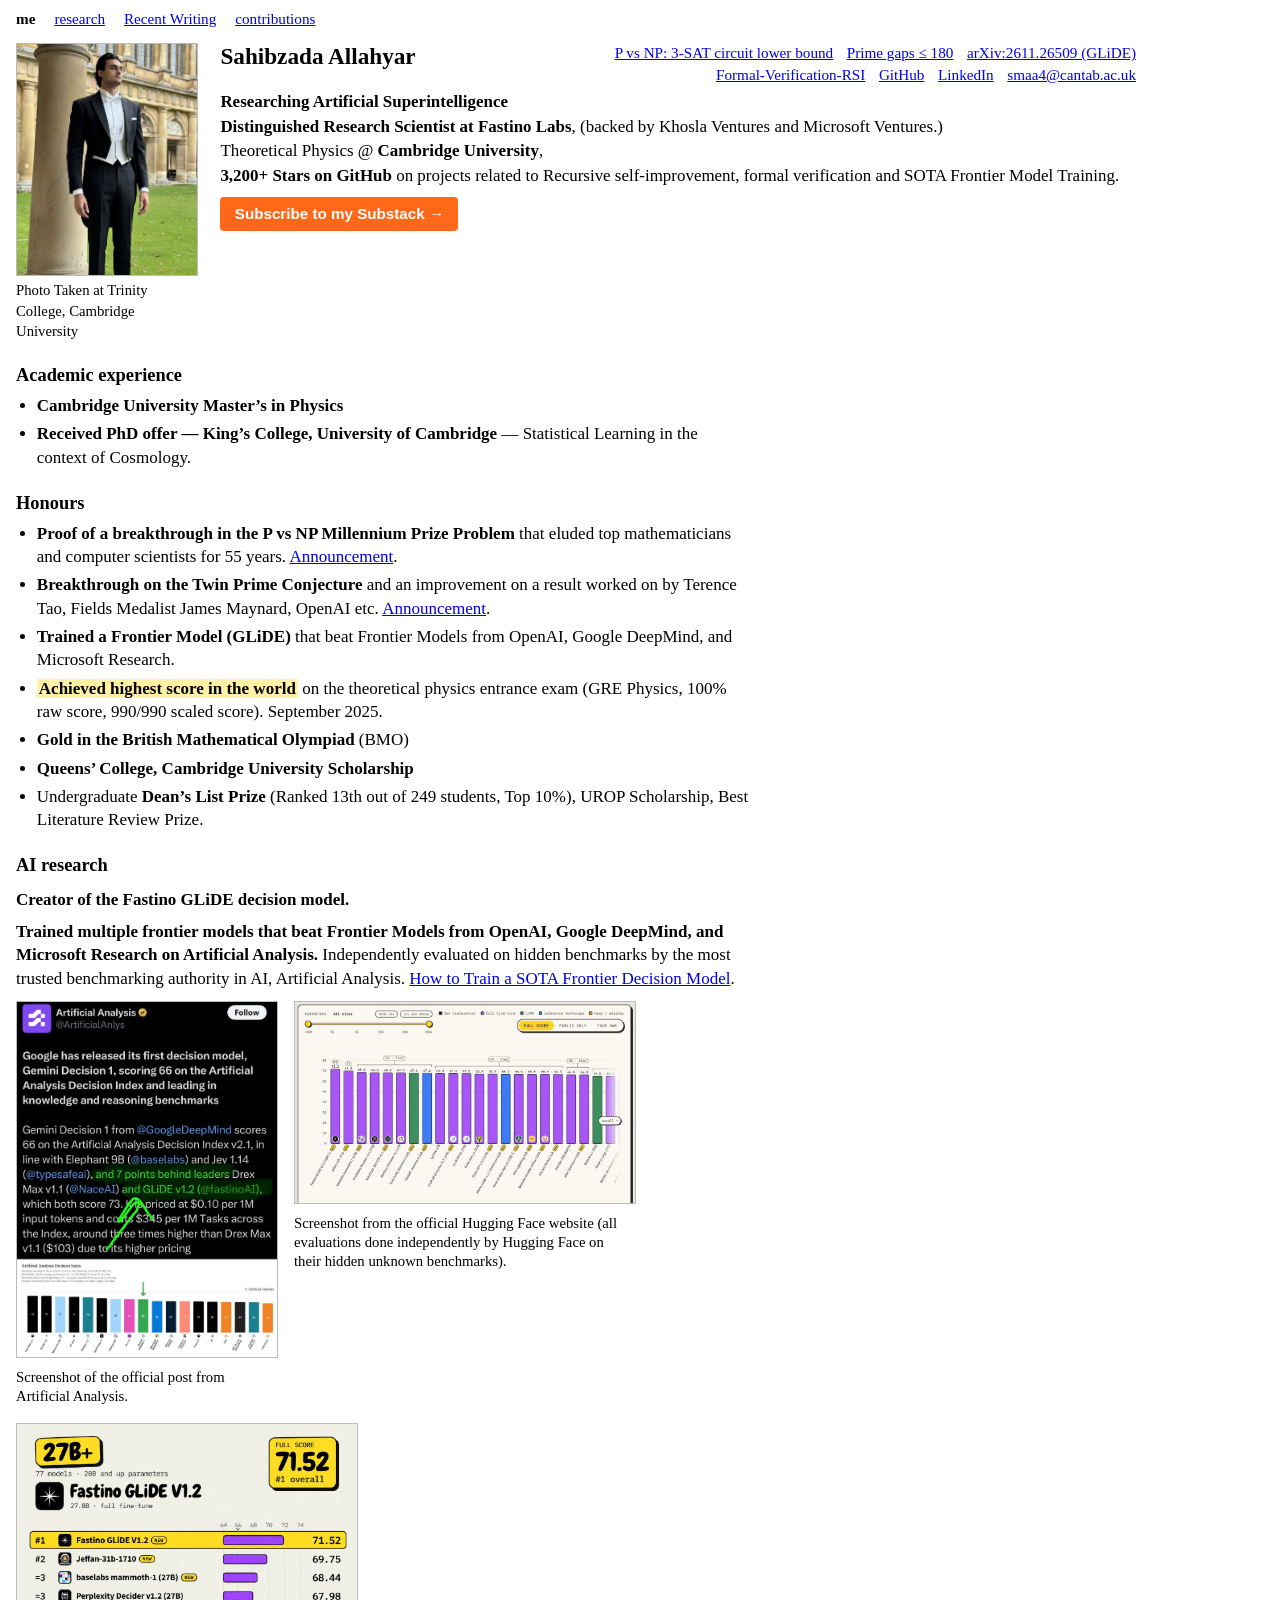
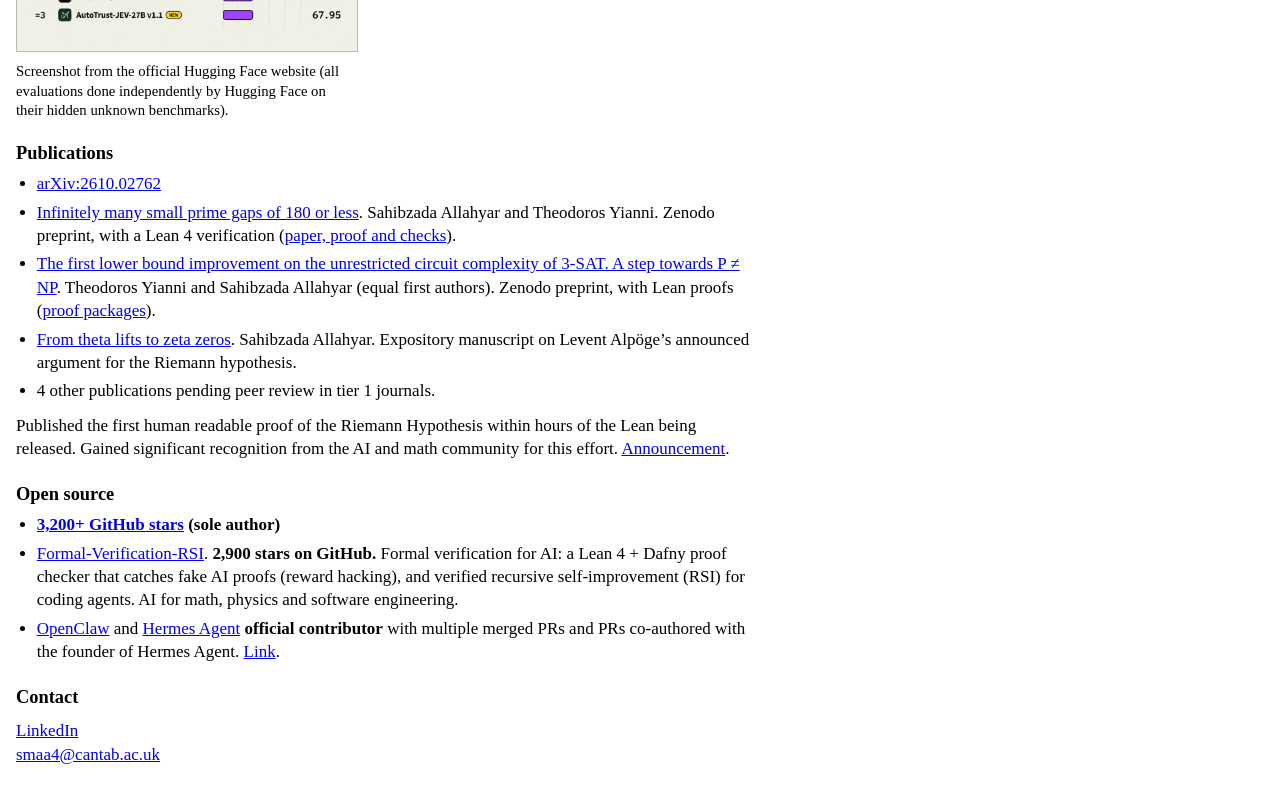
<file: index.html>
<!DOCTYPE html>
<html lang="en">
<head>
  <meta charset="utf-8">
  <meta name="viewport" content="width=device-width, initial-scale=1">
  <title>Sahibzada Allahyar</title>
  <meta name="description" content="Sahibzada Allahyar. Creator of the Fastino GLiDE decision model. Cambridge University Master's in Physics.">
  <meta name="author" content="Sahibzada Allahyar">
  <link rel="canonical" href="https://sahibzada-allahyar.github.io/">
  <link rel="me" href="https://github.com/sahibzada-allahyar">
  <meta property="og:title" content="Sahibzada Allahyar">
  <meta property="og:description" content="Sahibzada Allahyar. Creator of the Fastino GLiDE decision model. Cambridge University Master's in Physics.">
  <meta property="og:url" content="https://sahibzada-allahyar.github.io/">
  <meta property="og:type" content="profile">
  <meta property="og:image" content="https://sahibzada-allahyar.github.io/images/profile.jpg">
  <meta name="twitter:card" content="summary_large_image">
  <link rel="stylesheet" href="style.css?v=11">
  <script type="application/ld+json">
  {
    "@context": "https://schema.org",
    "@type": "Person",
    "name": "Sahibzada Allahyar",
    "url": "https://sahibzada-allahyar.github.io/",
    "image": "https://sahibzada-allahyar.github.io/images/profile.jpg",
    "sameAs": [
      "https://github.com/sahibzada-allahyar",
      "https://arxiv.org/abs/2610.02762",
      "https://fastino.ai/blog/training-glide-sota-decision-model",
      "https://fastino.ai/blog/introducing-glide-the-first-thinking-decision-model"
    ]
  }
  </script>
</head>
<body>
  <a class="skip" href="#content">Skip to content</a>
  <nav class="toplinks" aria-label="Pages">
    <a href="index.html" aria-current="page">me</a>
    <a href="research.html">research</a>
    <a href="recent-writing.html">Recent Writing</a>
    <a href="contributions.html">contributions</a>
  </nav>

  <header class="banner">
    <figure class="portrait">
      <img src="images/profile.jpg" width="798" height="1024" alt="Sahibzada Allahyar">
      <figcaption>Photo Taken at Trinity College, Cambridge University</figcaption>
    </figure>
    <div class="who">
      <div class="who-top">
        <h1>Sahibzada Allahyar</h1>
        <div class="sidelinks">
          <a href="https://zenodo.org/records/23925452">P vs NP: 3-SAT circuit lower bound</a>
          <a href="https://doi.org/10.5281/zenodo.24430219">Prime gaps ≤ 180</a>
          <a href="https://arxiv.org/abs/2611.26509">arXiv:2611.26509 (GLiDE)</a>
          <a href="https://github.com/sahibzada-allahyar/Formal-Verification-RSI">Formal-Verification-RSI</a>
          <a href="https://github.com/sahibzada-allahyar">GitHub</a>
          <a href="https://www.linkedin.com/in/sahibal/">LinkedIn</a>
          <a href="mailto:smaa4@cantab.ac.uk">smaa4@cantab.ac.uk</a>
        </div>
      </div>
      <p class="tagline"><strong>Researching Artificial Superintelligence</strong><br>
      <strong>Distinguished Research Scientist at Fastino Labs</strong>, (backed by Khosla Ventures and Microsoft Ventures.)<br>
      Theoretical Physics @ <strong>Cambridge University</strong>,<br>
      <strong>3,200+ Stars on GitHub</strong> on projects related to Recursive self-improvement, formal verification and SOTA Frontier Model Training.</p>
      <p class="subscribe"><a href="https://substack.com/@singularityresearchlabs">Subscribe to my Substack &rarr;</a></p>
    </div>
  </header>

  <main id="content">
    <h2>Academic experience</h2>
    <ul>
      <li><strong>Cambridge University Master’s in Physics</strong></li>
      <li><strong>Received PhD offer — King’s College, University of Cambridge</strong> — Statistical Learning in the context of Cosmology.</li>
    </ul>

    <h2>Honours</h2>
    <ul>
      <li><strong>Proof of a breakthrough in the P vs NP Millennium Prize Problem</strong> that eluded top mathematicians and computer scientists for 55 years. <a href="https://x.com/singularity_bly/status/2117371996325482515">Announcement</a>.</li>
      <li><strong>Breakthrough on the Twin Prime Conjecture</strong> and an improvement on a result worked on by Terence Tao, Fields Medalist James Maynard, OpenAI etc. <a href="https://x.com/singularity_bly/status/2124291463101981164">Announcement</a>.</li>
      <li><strong>Trained a Frontier Model (GLiDE)</strong> that beat Frontier Models from OpenAI, Google DeepMind, and Microsoft Research.</li>
      <li><mark><strong>Achieved highest score in the world</strong></mark> on the theoretical physics entrance exam (GRE Physics, 100% raw score, 990/990 scaled score). September 2025.</li>
      <li><strong>Gold in the British Mathematical Olympiad</strong> (BMO)</li>
      <li><strong>Queens’ College, Cambridge University Scholarship</strong></li>
      <li>Undergraduate <strong>Dean’s List Prize</strong> (Ranked 13th out of 249 students, Top 10%), UROP Scholarship, Best Literature Review Prize.</li>
    </ul>

    <h2>AI research</h2>
    <p><strong>Creator of the Fastino GLiDE decision model.</strong></p>

    <p><strong>Trained multiple frontier models that beat Frontier Models from OpenAI, Google DeepMind, and Microsoft Research on Artificial Analysis.</strong> Independently evaluated on hidden benchmarks by the most trusted benchmarking authority in AI, Artificial Analysis. <a href="https://fastino.ai/blog/training-glide-sota-decision-model">How to Train a SOTA Frontier Decision Model</a>.</p>

    <div class="charts">
      <figure class="aa">
        <img src="images/artificial-analysis.webp" width="1290" height="1759" alt="Artificial Analysis post on the Decision Index: GLiDE v1.2 scores 73, ahead of Google's Gemini Decision 1 (66), Microsoft Decision-1 (62) and GPT-6 Luna (60).">
        <figcaption>Screenshot of the official post from Artificial Analysis.</figcaption>
      </figure>
      <figure>
        <img src="images/decision-index.png" width="1024" height="603" alt="Decision Index chart with Fastino GLiDE v1.2 first.">
        <figcaption>Screenshot from the official Hugging Face website (all evaluations done independently by Hugging Face on their hidden unknown benchmarks).</figcaption>
      </figure>
      <figure>
        <img src="images/glide-27b.png" width="1024" height="685" alt="Decision Index, 27B and larger, with Fastino GLiDE v1.2 first overall.">
        <figcaption>Screenshot from the official Hugging Face website (all evaluations done independently by Hugging Face on their hidden unknown benchmarks).</figcaption>
      </figure>
    </div>

    <h2>Publications</h2>
    <ul>
<li><a href="https://arxiv.org/abs/2610.02762">arXiv:2610.02762</a></li>
<li><a href="https://doi.org/10.5281/zenodo.24430219">Infinitely many small prime gaps of 180 or less</a>. Sahibzada Allahyar and Theodoros Yianni. Zenodo preprint, with a Lean 4 verification (<a href="https://github.com/sahibzada-allahyar/math/tree/main/preprint/prime-gaps-180">paper, proof and checks</a>).</li>
<li><a href="https://zenodo.org/records/23925452">The first lower bound improvement on the unrestricted circuit complexity of 3-SAT. A step towards P ≠ NP</a>. Theodoros Yianni and Sahibzada Allahyar (equal first authors). Zenodo preprint, with Lean proofs (<a href="https://github.com/sahibzada-allahyar/math/tree/main/lean">proof packages</a>).</li>
<li><a href="https://github.com/sahibzada-allahyar/math/blob/main/preprint/alpoge-riemann/reconstruction.pdf">From theta lifts to zeta zeros</a>. Sahibzada Allahyar. Expository manuscript on Levent Alpöge’s announced argument for the Riemann hypothesis.</li>
<li>4 other publications pending peer review in tier 1 journals.</li>
</ul>

    <p>Published the first human readable proof of the Riemann Hypothesis within hours of the Lean being released. Gained significant recognition from the AI and math community for this effort. <a href="https://x.com/singularity_bly/status/2123814771900162312">Announcement</a>.</p>

    <h2>Open source</h2>
    <ul>
      <li><strong><a href="https://github.com/sahibzada-allahyar">3,200+ GitHub stars</a> (sole author)</strong></li>
      <li><a href="https://github.com/sahibzada-allahyar/Formal-Verification-RSI">Formal-Verification-RSI</a>. <strong>2,900 stars on GitHub.</strong> Formal verification for AI: a Lean 4 + Dafny proof checker that catches fake AI proofs (reward hacking), and verified recursive self-improvement (RSI) for coding agents. AI for math, physics and software engineering.</li>
      <li><a href="https://github.com/openclaw/openclaw">OpenClaw</a> and <a href="https://github.com/NousResearch/hermes-agent">Hermes Agent</a> <strong>official contributor</strong> with multiple merged PRs and PRs co-authored with the founder of Hermes Agent. <a href="contributions.html">Link</a>.</li>
    </ul>

    <h2>Contact</h2>
    <p><a href="https://www.linkedin.com/in/sahibal/">LinkedIn</a><br>
    <a href="mailto:smaa4@cantab.ac.uk">smaa4@cantab.ac.uk</a></p>
  </main>
</body>
</html>
</file>
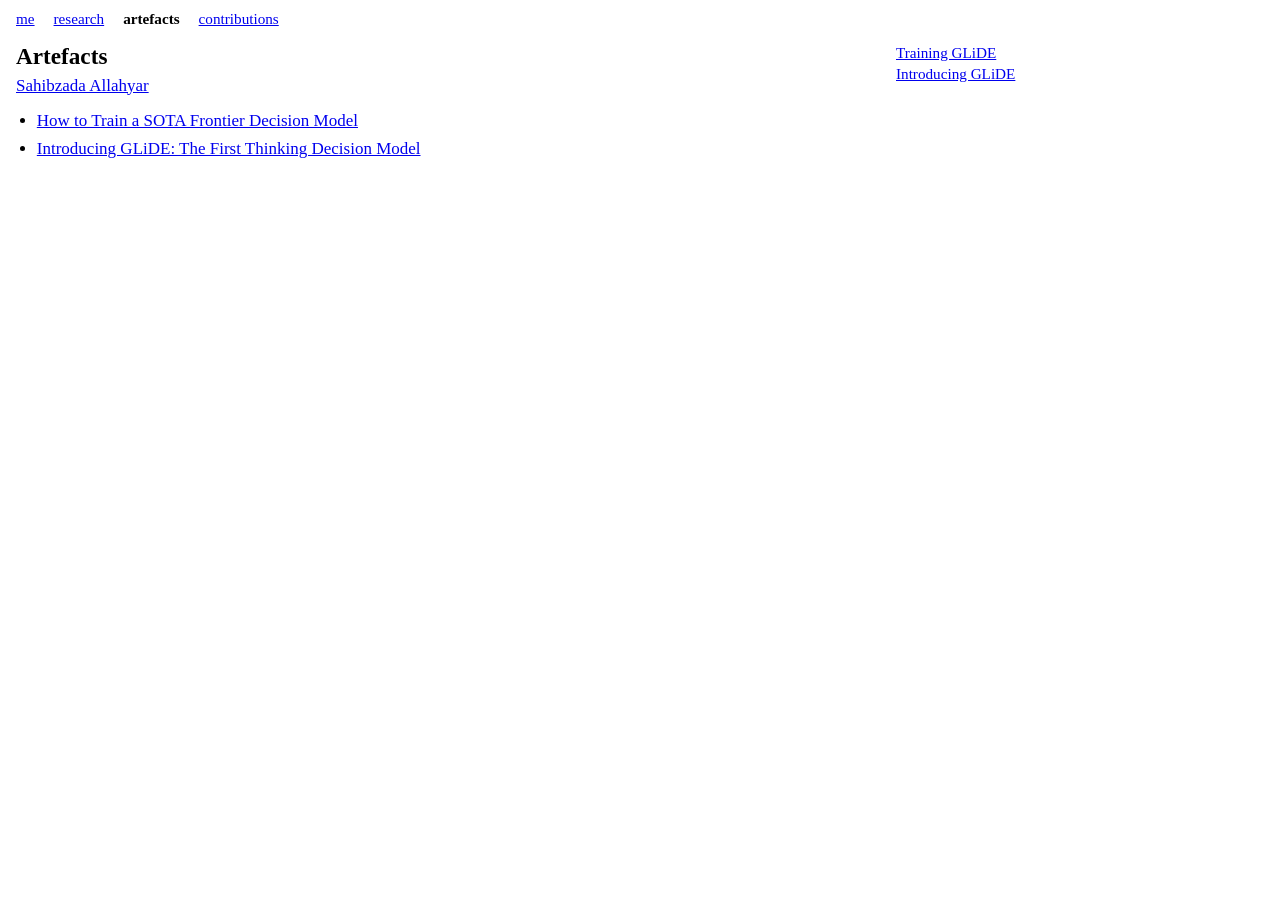
<file: artefacts.html>
<!DOCTYPE html>
<html lang="en">
<head>
  <meta charset="utf-8">
  <meta name="viewport" content="width=device-width, initial-scale=1">
  <title>Artefacts — Sahibzada Allahyar</title>
  <meta name="description" content="Artefacts by Sahibzada Allahyar.">
  <meta name="author" content="Sahibzada Allahyar">
  <link rel="canonical" href="https://sahibzada-allahyar.github.io/artefacts.html">
  <meta property="og:title" content="Artefacts — Sahibzada Allahyar">
  <meta property="og:description" content="Artefacts by Sahibzada Allahyar.">
  <meta property="og:url" content="https://sahibzada-allahyar.github.io/artefacts.html">
  <meta property="og:type" content="website">
  <link rel="stylesheet" href="style.css?v=7">
</head>
<body>
  <a class="skip" href="#content">Skip to content</a>
  <nav class="toplinks" aria-label="Pages">
    <a href="index.html">me</a>
    <a href="research.html">research</a>
    <a href="artefacts.html" aria-current="page">artefacts</a>
    <a href="contributions.html">contributions</a>
  </nav>

  <header class="banner">
    <div>
      <h1>Artefacts</h1>
      <p class="affil"><a href="index.html">Sahibzada Allahyar</a></p>
    </div>
    <div class="sidelinks">
      <a href="https://fastino.ai/blog/training-glide-sota-decision-model">Training GLiDE</a>
      <a href="https://fastino.ai/blog/introducing-glide-the-first-thinking-decision-model">Introducing GLiDE</a>
    </div>
  </header>

  <main id="content">
    <ul>
      <li><a href="https://fastino.ai/blog/training-glide-sota-decision-model">How to Train a SOTA Frontier Decision Model</a></li>
      <li><a href="https://fastino.ai/blog/introducing-glide-the-first-thinking-decision-model">Introducing GLiDE: The First Thinking Decision Model</a></li>
    </ul>
  </main>
</body>
</html>
</file>
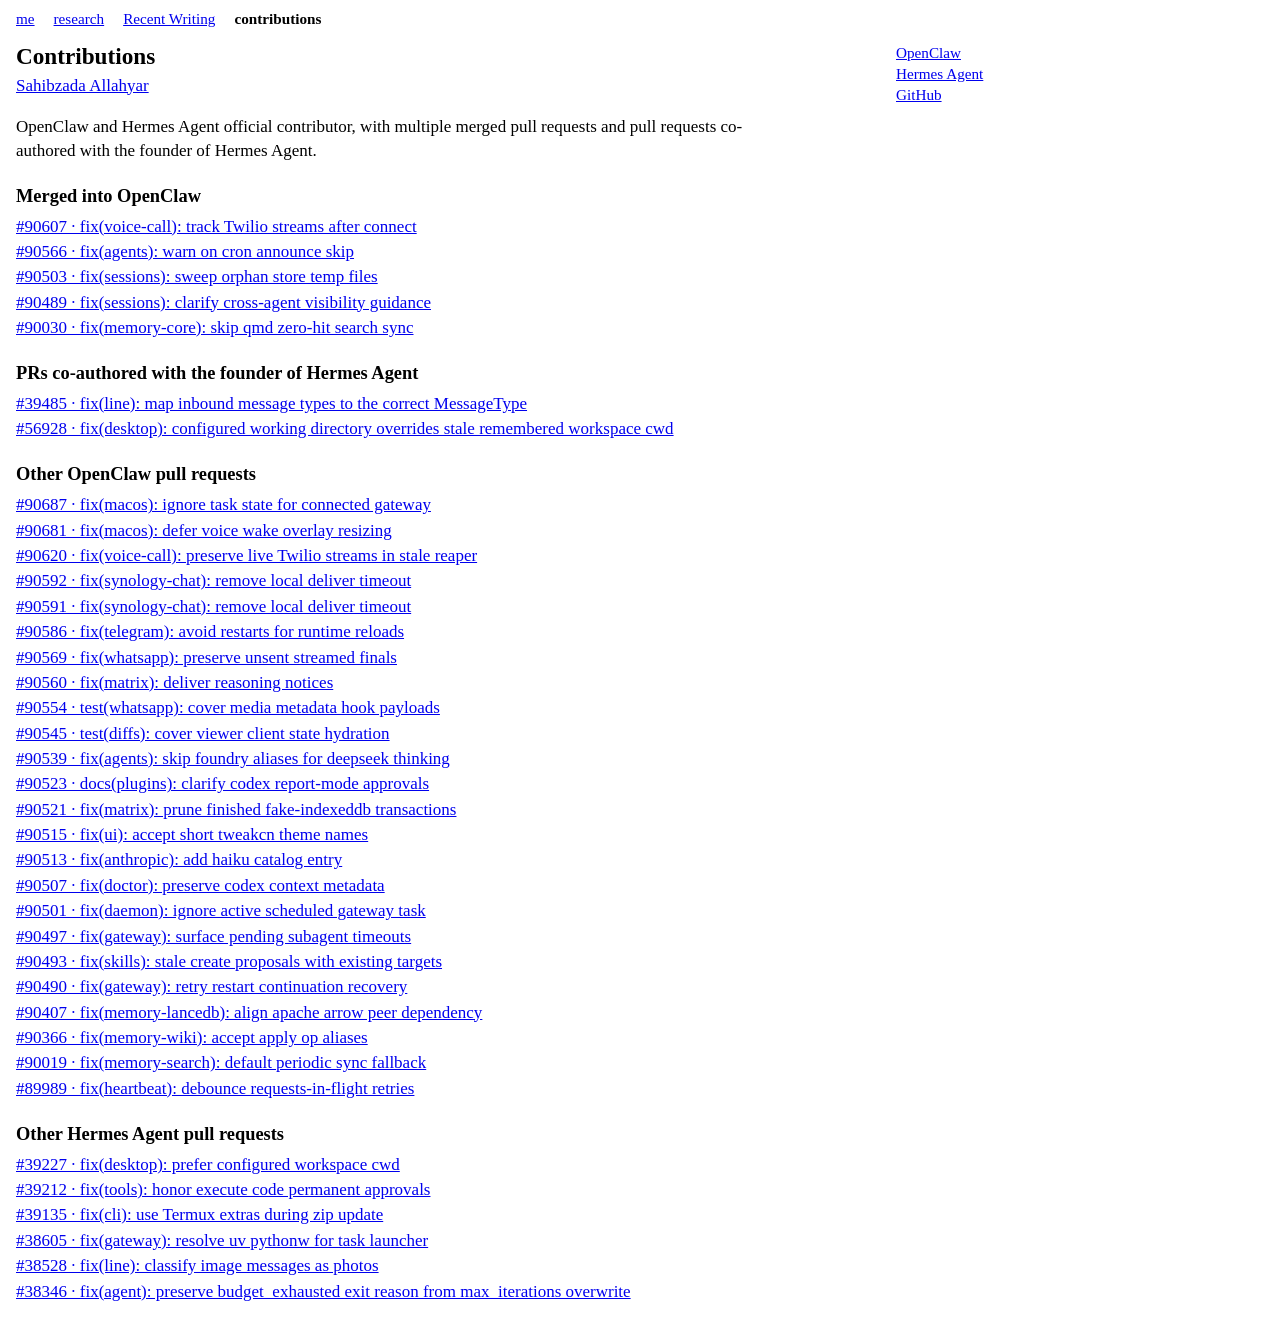
<file: contributions.html>
<!DOCTYPE html>
<html lang="en">
<head>
  <meta charset="utf-8">
  <meta name="viewport" content="width=device-width, initial-scale=1">
  <title>OpenClaw and Hermes Agent pull requests — Sahibzada Allahyar</title>
  <meta name="description" content="OpenClaw and Hermes Agent pull requests by Sahibzada Allahyar, including pull requests with Teknium, founder of Hermes Agent.">
  <meta name="author" content="Sahibzada Allahyar">
  <link rel="canonical" href="https://sahibzada-allahyar.github.io/contributions.html">
  <meta property="og:title" content="OpenClaw and Hermes Agent pull requests — Sahibzada Allahyar">
  <meta property="og:description" content="OpenClaw and Hermes Agent pull requests by Sahibzada Allahyar, including pull requests with Teknium, founder of Hermes Agent.">
  <meta property="og:url" content="https://sahibzada-allahyar.github.io/contributions.html">
  <meta property="og:type" content="website">
  <link rel="stylesheet" href="style.css?v=11">
</head>
<body>
  <a class="skip" href="#content">Skip to content</a>
  <nav class="toplinks" aria-label="Pages">
    <a href="index.html">me</a>
    <a href="research.html">research</a>
    <a href="recent-writing.html">Recent Writing</a>
    <a href="contributions.html" aria-current="page">contributions</a>
  </nav>

  <header class="banner">
    <div>
      <h1>Contributions</h1>
      <p class="affil"><a href="index.html">Sahibzada Allahyar</a></p>
    </div>
    <div class="sidelinks">
      <a href="https://github.com/openclaw/openclaw">OpenClaw</a>
      <a href="https://github.com/NousResearch/hermes-agent">Hermes Agent</a>
      <a href="https://github.com/sahibzada-allahyar">GitHub</a>
    </div>
  </header>

  <main id="content">
    <p>OpenClaw and Hermes Agent official contributor, with multiple merged pull requests and pull requests co-authored with the founder of Hermes Agent.</p>

    <h2>Merged into OpenClaw</h2>
    <div class="pr-group">
      <a href="https://github.com/openclaw/openclaw/pull/90607">#90607 · fix(voice-call): track Twilio streams after connect</a>
      <a href="https://github.com/openclaw/openclaw/pull/90566">#90566 · fix(agents): warn on cron announce skip</a>
      <a href="https://github.com/openclaw/openclaw/pull/90503">#90503 · fix(sessions): sweep orphan store temp files</a>
      <a href="https://github.com/openclaw/openclaw/pull/90489">#90489 · fix(sessions): clarify cross-agent visibility guidance</a>
      <a href="https://github.com/openclaw/openclaw/pull/90030">#90030 · fix(memory-core): skip qmd zero-hit search sync</a>
    </div>

    <h2>PRs co-authored with the founder of Hermes Agent</h2>
    <div class="pr-group">
      <a href="https://github.com/NousResearch/hermes-agent/pull/39485">#39485 · fix(line): map inbound message types to the correct MessageType</a>
      <a href="https://github.com/NousResearch/hermes-agent/pull/56928">#56928 · fix(desktop): configured working directory overrides stale remembered workspace cwd</a>
    </div>

    <h2>Other OpenClaw pull requests</h2>
    <div class="pr-group">
      <a href="https://github.com/openclaw/openclaw/pull/90687">#90687 · fix(macos): ignore task state for connected gateway</a>
      <a href="https://github.com/openclaw/openclaw/pull/90681">#90681 · fix(macos): defer voice wake overlay resizing</a>
      <a href="https://github.com/openclaw/openclaw/pull/90620">#90620 · fix(voice-call): preserve live Twilio streams in stale reaper</a>
      <a href="https://github.com/openclaw/openclaw/pull/90592">#90592 · fix(synology-chat): remove local deliver timeout</a>
      <a href="https://github.com/openclaw/openclaw/pull/90591">#90591 · fix(synology-chat): remove local deliver timeout</a>
      <a href="https://github.com/openclaw/openclaw/pull/90586">#90586 · fix(telegram): avoid restarts for runtime reloads</a>
      <a href="https://github.com/openclaw/openclaw/pull/90569">#90569 · fix(whatsapp): preserve unsent streamed finals</a>
      <a href="https://github.com/openclaw/openclaw/pull/90560">#90560 · fix(matrix): deliver reasoning notices</a>
      <a href="https://github.com/openclaw/openclaw/pull/90554">#90554 · test(whatsapp): cover media metadata hook payloads</a>
      <a href="https://github.com/openclaw/openclaw/pull/90545">#90545 · test(diffs): cover viewer client state hydration</a>
      <a href="https://github.com/openclaw/openclaw/pull/90539">#90539 · fix(agents): skip foundry aliases for deepseek thinking</a>
      <a href="https://github.com/openclaw/openclaw/pull/90523">#90523 · docs(plugins): clarify codex report-mode approvals</a>
      <a href="https://github.com/openclaw/openclaw/pull/90521">#90521 · fix(matrix): prune finished fake-indexeddb transactions</a>
      <a href="https://github.com/openclaw/openclaw/pull/90515">#90515 · fix(ui): accept short tweakcn theme names</a>
      <a href="https://github.com/openclaw/openclaw/pull/90513">#90513 · fix(anthropic): add haiku catalog entry</a>
      <a href="https://github.com/openclaw/openclaw/pull/90507">#90507 · fix(doctor): preserve codex context metadata</a>
      <a href="https://github.com/openclaw/openclaw/pull/90501">#90501 · fix(daemon): ignore active scheduled gateway task</a>
      <a href="https://github.com/openclaw/openclaw/pull/90497">#90497 · fix(gateway): surface pending subagent timeouts</a>
      <a href="https://github.com/openclaw/openclaw/pull/90493">#90493 · fix(skills): stale create proposals with existing targets</a>
      <a href="https://github.com/openclaw/openclaw/pull/90490">#90490 · fix(gateway): retry restart continuation recovery</a>
      <a href="https://github.com/openclaw/openclaw/pull/90407">#90407 · fix(memory-lancedb): align apache arrow peer dependency</a>
      <a href="https://github.com/openclaw/openclaw/pull/90366">#90366 · fix(memory-wiki): accept apply op aliases</a>
      <a href="https://github.com/openclaw/openclaw/pull/90019">#90019 · fix(memory-search): default periodic sync fallback</a>
      <a href="https://github.com/openclaw/openclaw/pull/89989">#89989 · fix(heartbeat): debounce requests-in-flight retries</a>
    </div>

    <h2>Other Hermes Agent pull requests</h2>
    <div class="pr-group">
      <a href="https://github.com/NousResearch/hermes-agent/pull/39227">#39227 · fix(desktop): prefer configured workspace cwd</a>
      <a href="https://github.com/NousResearch/hermes-agent/pull/39212">#39212 · fix(tools): honor execute code permanent approvals</a>
      <a href="https://github.com/NousResearch/hermes-agent/pull/39135">#39135 · fix(cli): use Termux extras during zip update</a>
      <a href="https://github.com/NousResearch/hermes-agent/pull/38605">#38605 · fix(gateway): resolve uv pythonw for task launcher</a>
      <a href="https://github.com/NousResearch/hermes-agent/pull/38528">#38528 · fix(line): classify image messages as photos</a>
      <a href="https://github.com/NousResearch/hermes-agent/pull/38346">#38346 · fix(agent): preserve budget_exhausted exit reason from max_iterations overwrite</a>
    </div>
  </main>

</body>
</html>
</file>
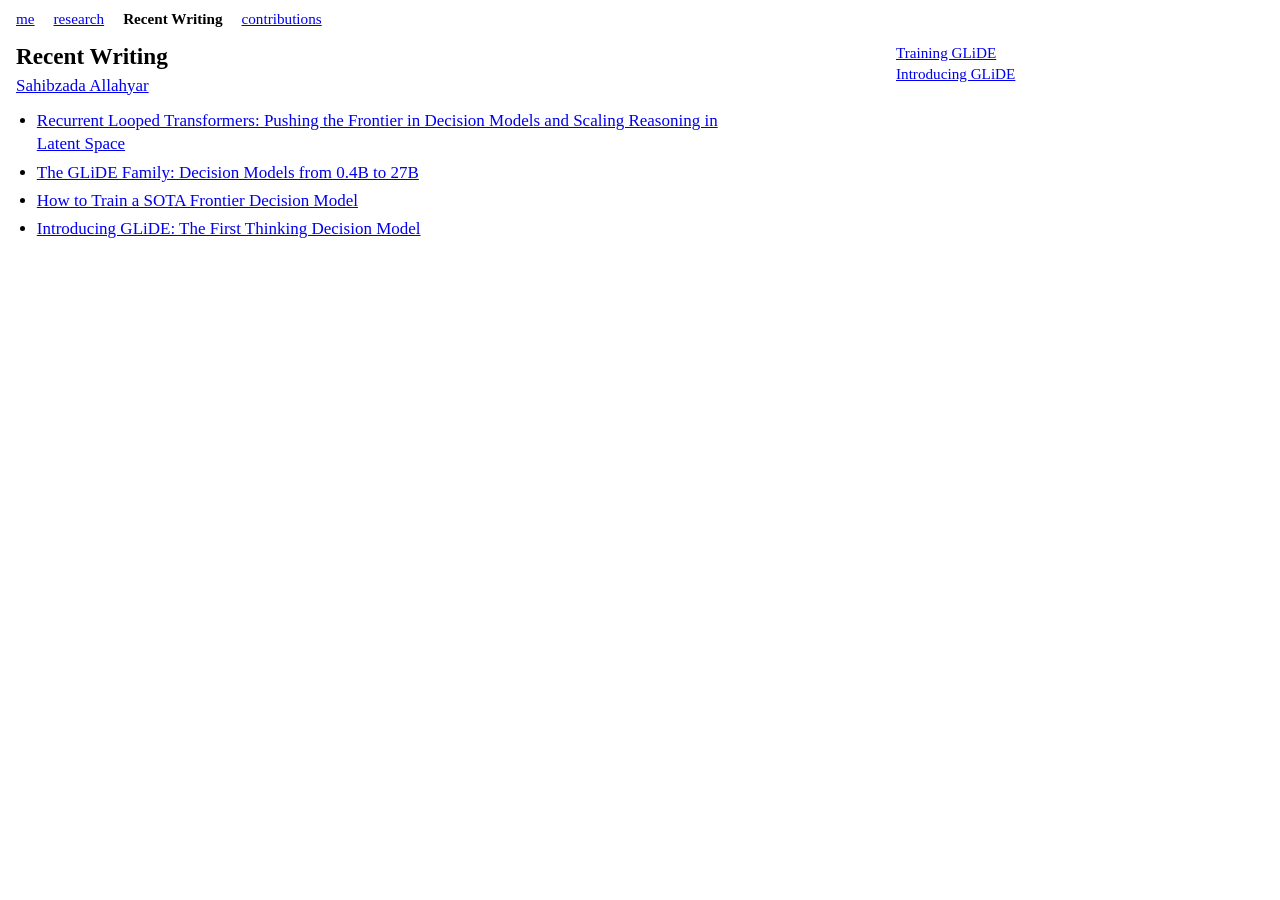
<file: recent-writing.html>
<!DOCTYPE html>
<html lang="en">
<head>
  <meta charset="utf-8">
  <meta name="viewport" content="width=device-width, initial-scale=1">
  <title>Recent Writing — Sahibzada Allahyar</title>
  <meta name="description" content="Recent Writing by Sahibzada Allahyar.">
  <meta name="author" content="Sahibzada Allahyar">
  <link rel="canonical" href="https://sahibzada-allahyar.github.io/recent-writing.html">
  <meta property="og:title" content="Recent Writing — Sahibzada Allahyar">
  <meta property="og:description" content="Recent Writing by Sahibzada Allahyar.">
  <meta property="og:url" content="https://sahibzada-allahyar.github.io/recent-writing.html">
  <meta property="og:type" content="website">
  <link rel="stylesheet" href="style.css?v=11">
</head>
<body>
  <a class="skip" href="#content">Skip to content</a>
  <nav class="toplinks" aria-label="Pages">
    <a href="index.html">me</a>
    <a href="research.html">research</a>
    <a href="recent-writing.html" aria-current="page">Recent Writing</a>
    <a href="contributions.html">contributions</a>
  </nav>

  <header class="banner">
    <div>
      <h1>Recent Writing</h1>
      <p class="affil"><a href="index.html">Sahibzada Allahyar</a></p>
    </div>
    <div class="sidelinks">
      <a href="https://fastino.ai/blog/training-glide-sota-decision-model">Training GLiDE</a>
      <a href="https://fastino.ai/blog/introducing-glide-the-first-thinking-decision-model">Introducing GLiDE</a>
    </div>
  </header>

  <main id="content">
    <ul>
      <li><a href="https://fastino.ai/blog/recurrent-looped-transformers-glide">Recurrent Looped Transformers: Pushing the Frontier in Decision Models and Scaling Reasoning in Latent Space</a></li>
<li><a href="https://fastino.ai/blog/glide-decision-model-family">The GLiDE Family: Decision Models from 0.4B to 27B</a></li>
<li><a href="https://fastino.ai/blog/training-glide-sota-decision-model">How to Train a SOTA Frontier Decision Model</a></li>
      <li><a href="https://fastino.ai/blog/introducing-glide-the-first-thinking-decision-model">Introducing GLiDE: The First Thinking Decision Model</a></li>
    </ul>
  </main>
</body>
</html>
</file>
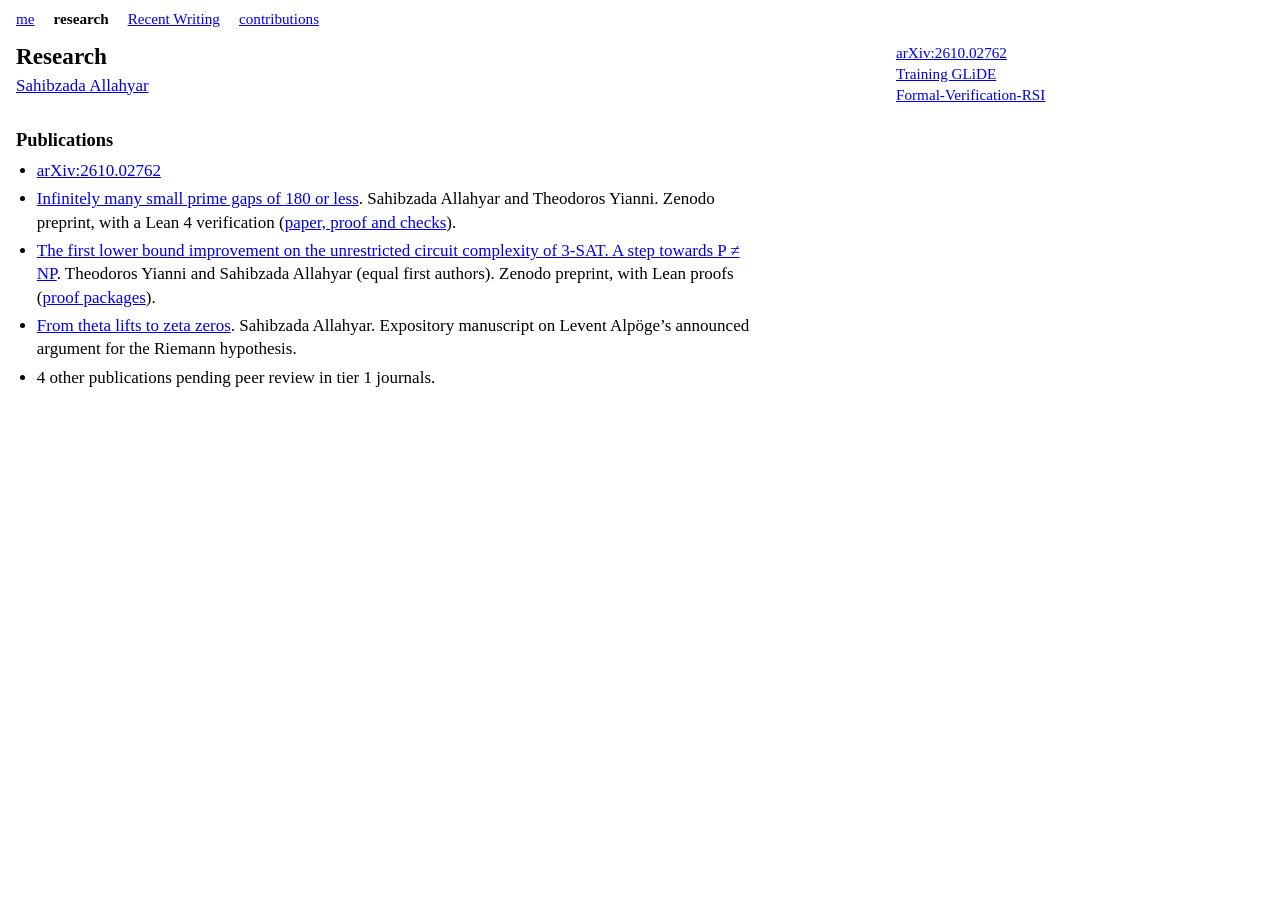
<file: research.html>
<!DOCTYPE html>
<html lang="en">
<head>
  <meta charset="utf-8">
  <meta name="viewport" content="width=device-width, initial-scale=1">
  <title>Research — Sahibzada Allahyar</title>
  <meta name="description" content="Publications by Sahibzada Allahyar, including arXiv:2610.02762. Four other publications are pending peer review in tier 1 journals.">
  <meta name="author" content="Sahibzada Allahyar">
  <link rel="canonical" href="https://sahibzada-allahyar.github.io/research.html">
  <meta property="og:title" content="Research — Sahibzada Allahyar">
  <meta property="og:description" content="Publications by Sahibzada Allahyar, including arXiv:2610.02762.">
  <meta property="og:url" content="https://sahibzada-allahyar.github.io/research.html">
  <meta property="og:type" content="website">
  <link rel="stylesheet" href="style.css?v=11">
</head>
<body>
  <a class="skip" href="#content">Skip to content</a>
  <nav class="toplinks" aria-label="Pages">
    <a href="index.html">me</a>
    <a href="research.html" aria-current="page">research</a>
    <a href="recent-writing.html">Recent Writing</a>
    <a href="contributions.html">contributions</a>
  </nav>

  <header class="banner">
    <div>
      <h1>Research</h1>
      <p class="affil"><a href="index.html">Sahibzada Allahyar</a></p>
    </div>
    <div class="sidelinks">
      <a href="https://arxiv.org/abs/2610.02762">arXiv:2610.02762</a>
      <a href="https://fastino.ai/blog/training-glide-sota-decision-model">Training GLiDE</a>
      <a href="https://github.com/sahibzada-allahyar/Formal-Verification-RSI">Formal-Verification-RSI</a>
    </div>
  </header>

  <main id="content">
    <h2>Publications</h2>
    <ul>
      <li><a href="https://arxiv.org/abs/2610.02762">arXiv:2610.02762</a></li>
      <li><a href="https://doi.org/10.5281/zenodo.24430219">Infinitely many small prime gaps of 180 or less</a>. Sahibzada Allahyar and Theodoros Yianni. Zenodo preprint, with a Lean 4 verification (<a href="https://github.com/sahibzada-allahyar/math/tree/main/preprint/prime-gaps-180">paper, proof and checks</a>).</li>
<li><a href="https://zenodo.org/records/23925452">The first lower bound improvement on the unrestricted circuit complexity of 3-SAT. A step towards P ≠ NP</a>. Theodoros Yianni and Sahibzada Allahyar (equal first authors). Zenodo preprint, with Lean proofs (<a href="https://github.com/sahibzada-allahyar/math/tree/main/lean">proof packages</a>).</li>
<li><a href="https://github.com/sahibzada-allahyar/math/blob/main/preprint/alpoge-riemann/reconstruction.pdf">From theta lifts to zeta zeros</a>. Sahibzada Allahyar. Expository manuscript on Levent Alpöge’s announced argument for the Riemann hypothesis.</li>
<li>4 other publications pending peer review in tier 1 journals.</li>
    </ul>
  </main>
</body>
</html>
</file>
<file: style.css>
/* Academic homepage. Times, blue links, white page. */

body {
  background: #fff;
  color: #000;
  font-family: "Times New Roman", Times, serif;
  font-size: 17px;
  line-height: 1.38;
  margin: 0.55rem 1rem 2.5rem;
  max-width: 70rem;
}

a:link { color: #0000ee; }
a:visited { color: #551a8b; }
a:hover, a:active { color: #0000ee; }

h1 {
  font-size: 1.45rem;
  font-weight: bold;
  line-height: 1.2;
  margin: 0 0 0.15rem;
}

h2 {
  font-size: 1.15rem;
  font-weight: bold;
  margin: 1.35rem 0 0.35rem;
}

p { margin: 0.55rem 0; }

ul { margin: 0.3rem 0 0.7rem; padding-left: 1.3rem; }
li { margin: 0.18rem 0; }

main { max-width: 46rem; }

main li { margin: 0.3rem 0; }

mark {
  background: #fff1a6;
  color: inherit;
  padding: 0 0.12em;
}

.tagline {
  font-size: 1.06rem;
  line-height: 1.45;
}

.skip {
  position: absolute;
  left: -999px;
  top: 0;
}

.skip:focus {
  left: 0.4rem;
  top: 0.4rem;
  background: #fff;
  padding: 0.2rem 0.4rem;
}

.toplinks {
  font-size: 0.95rem;
  margin: 0 0 0.85rem;
}

.toplinks a { margin-right: 0.95rem; }

.toplinks a[aria-current="page"] {
  color: #000;
  font-weight: bold;
  text-decoration: none;
}

.banner {
  display: grid;
  grid-template-columns: 1fr 15rem;
  gap: 0.4rem 1.4rem;
  align-items: start;
  margin-bottom: 0.2rem;
}

.banner:has(.portrait) {
  grid-template-columns: auto minmax(0, 1fr);
}

.who-top {
  display: flex;
  justify-content: space-between;
  align-items: start;
  gap: 0.4rem 1.2rem;
}

.who-top h1 { white-space: nowrap; }

.who-top .sidelinks {
  display: flex;
  flex-wrap: wrap;
  justify-content: flex-end;
  gap: 0.05rem 0.85rem;
  max-width: 40rem;
}

.who-top .sidelinks a {
  display: inline;
}

.who p {
  margin-top: 0.25rem;
}

.portrait {
  margin: 0;
}

.portrait figcaption {
  width: 180px;
  font-size: 0.92rem;
  margin-top: 0.25rem;
}

.banner nav a,
.sidelinks a {
  display: block;
  font-size: 0.95rem;
  line-height: 1.38;
}

.affil { margin: 0 0 0.45rem; }

.rule {
  border: 0;
  border-top: 1px solid #000;
  margin: 1rem 0 0.7rem;
}

figure { margin: 0.7rem 0 1rem; }

figure img {
  width: 420px;
  max-width: 100%;
  height: auto;
  border: 1px solid #bbb;
}

.charts {
  display: flex;
  flex-wrap: wrap;
  gap: 1rem;
  align-items: flex-start;
  margin: 0.7rem 0 1rem;
}

.charts figure { margin: 0; }

.charts figure img { width: 340px; }

figure.portrait img {
  width: 180px;
  display: block;
}

.linkcols {
  display: grid;
  grid-template-columns: 1fr 1fr 1fr;
  gap: 0.4rem 1.6rem;
  align-items: start;
}

.linkcols h2 { margin-top: 0; }

.linkcols a { display: block; margin: 0.12rem 0; }

.pr-group { margin: 0.2rem 0 0.9rem; }

.pr-group a { display: block; margin: 0.12rem 0; }

footer {
  margin-top: 1.4rem;
  font-size: 0.92rem;
}

@media (max-width: 720px) {
  body { margin: 0.7rem 0.85rem 2rem; }
  .banner, .linkcols { grid-template-columns: 1fr; }
  .banner:has(.portrait) { grid-template-columns: 1fr; }
  .who-top { display: block; }
  .who-top .sidelinks { justify-content: flex-start; max-width: none; margin-top: 0.35rem; }
  .portrait figcaption { width: 180px; }
  .toplinks a { display: inline-block; margin: 0 0.8rem 0.25rem 0; }
}

.subscribe { margin: 0.6rem 0 0; }

.subscribe a,
.subscribe a:link,
.subscribe a:visited {
  display: inline-block;
  color: #fff;
  background: #ff6719;
  font-family: Arial, Helvetica, sans-serif;
  font-size: 0.95rem;
  font-weight: bold;
  text-decoration: none;
  padding: 0.4rem 0.9rem;
  border-radius: 4px;
}

.subscribe a:hover,
.subscribe a:focus {
  background: #e65a10;
  color: #fff;
}

.charts figure.aa img { width: 260px; }

.charts figcaption {
  font-size: 0.92rem;
  line-height: 1.3;
  margin-top: 0.25rem;
  max-width: 340px;
}

.charts figure.aa figcaption { max-width: 260px; }
</file>
